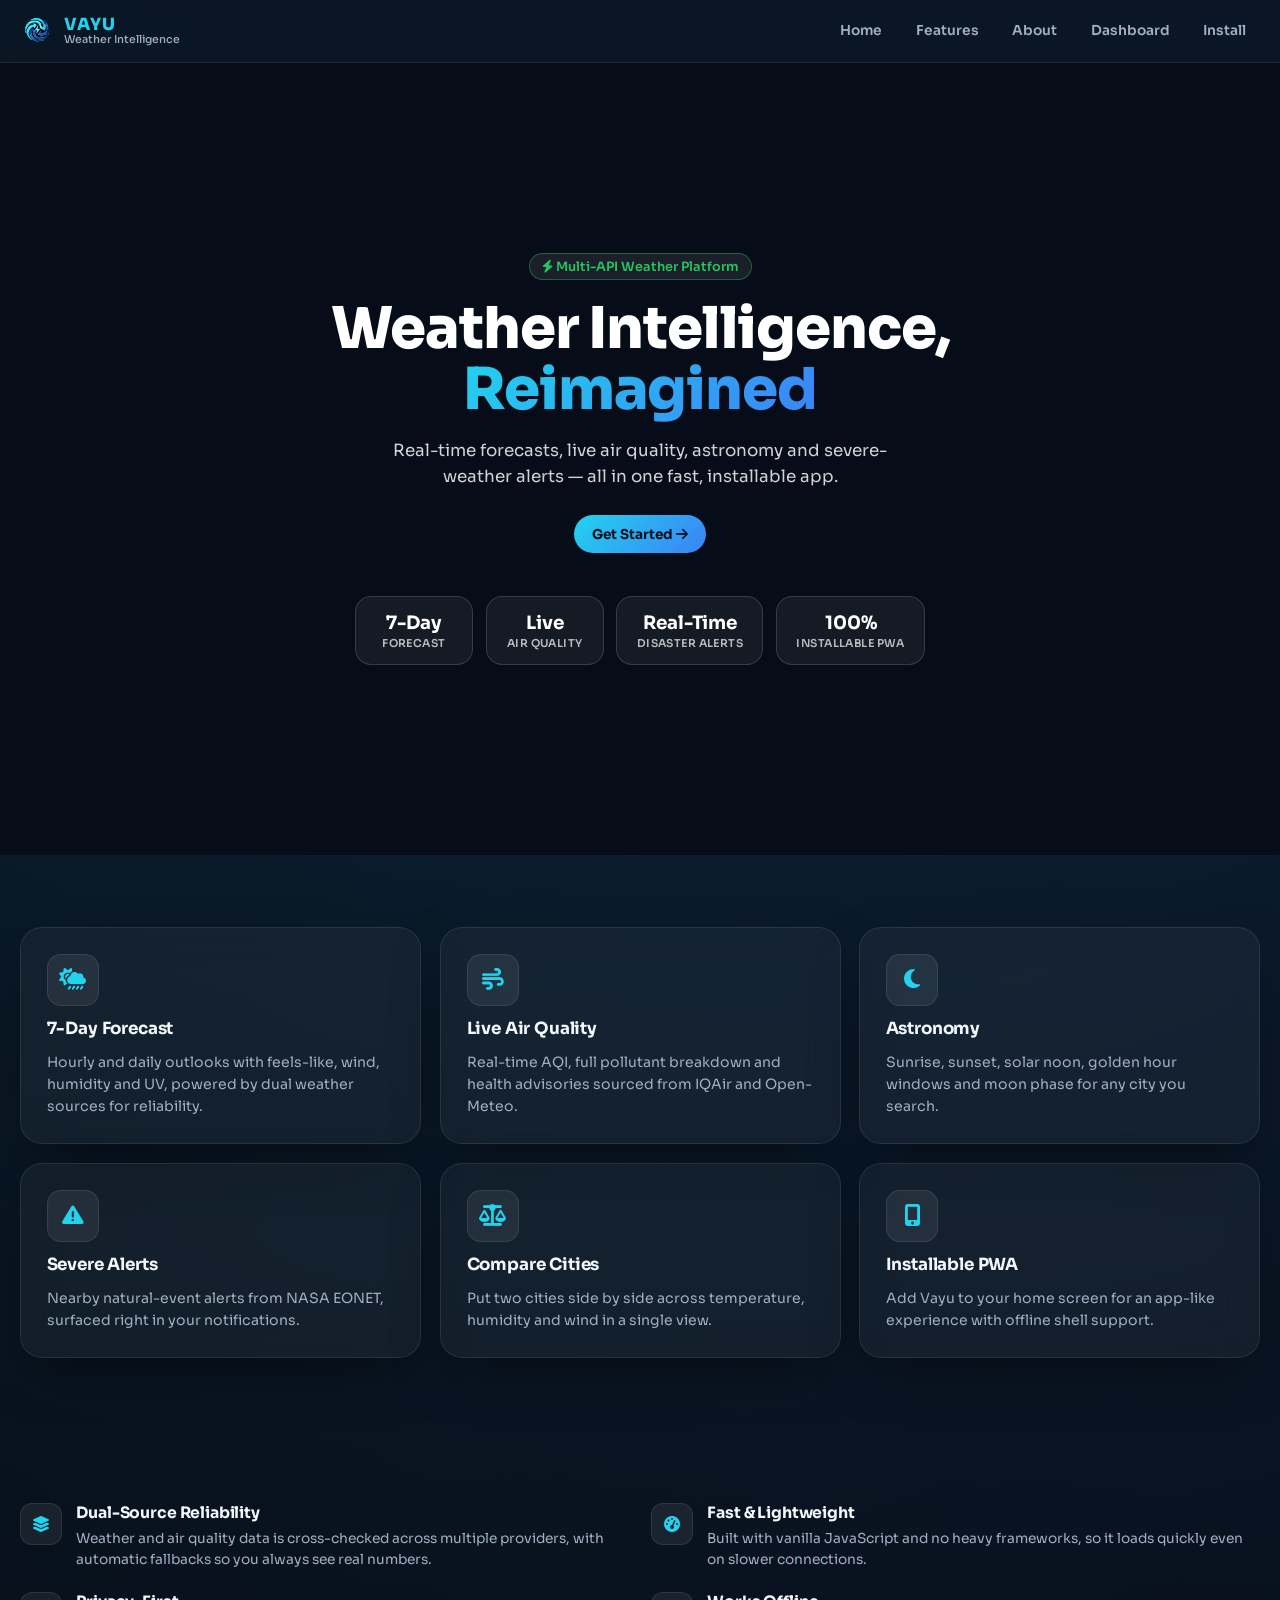
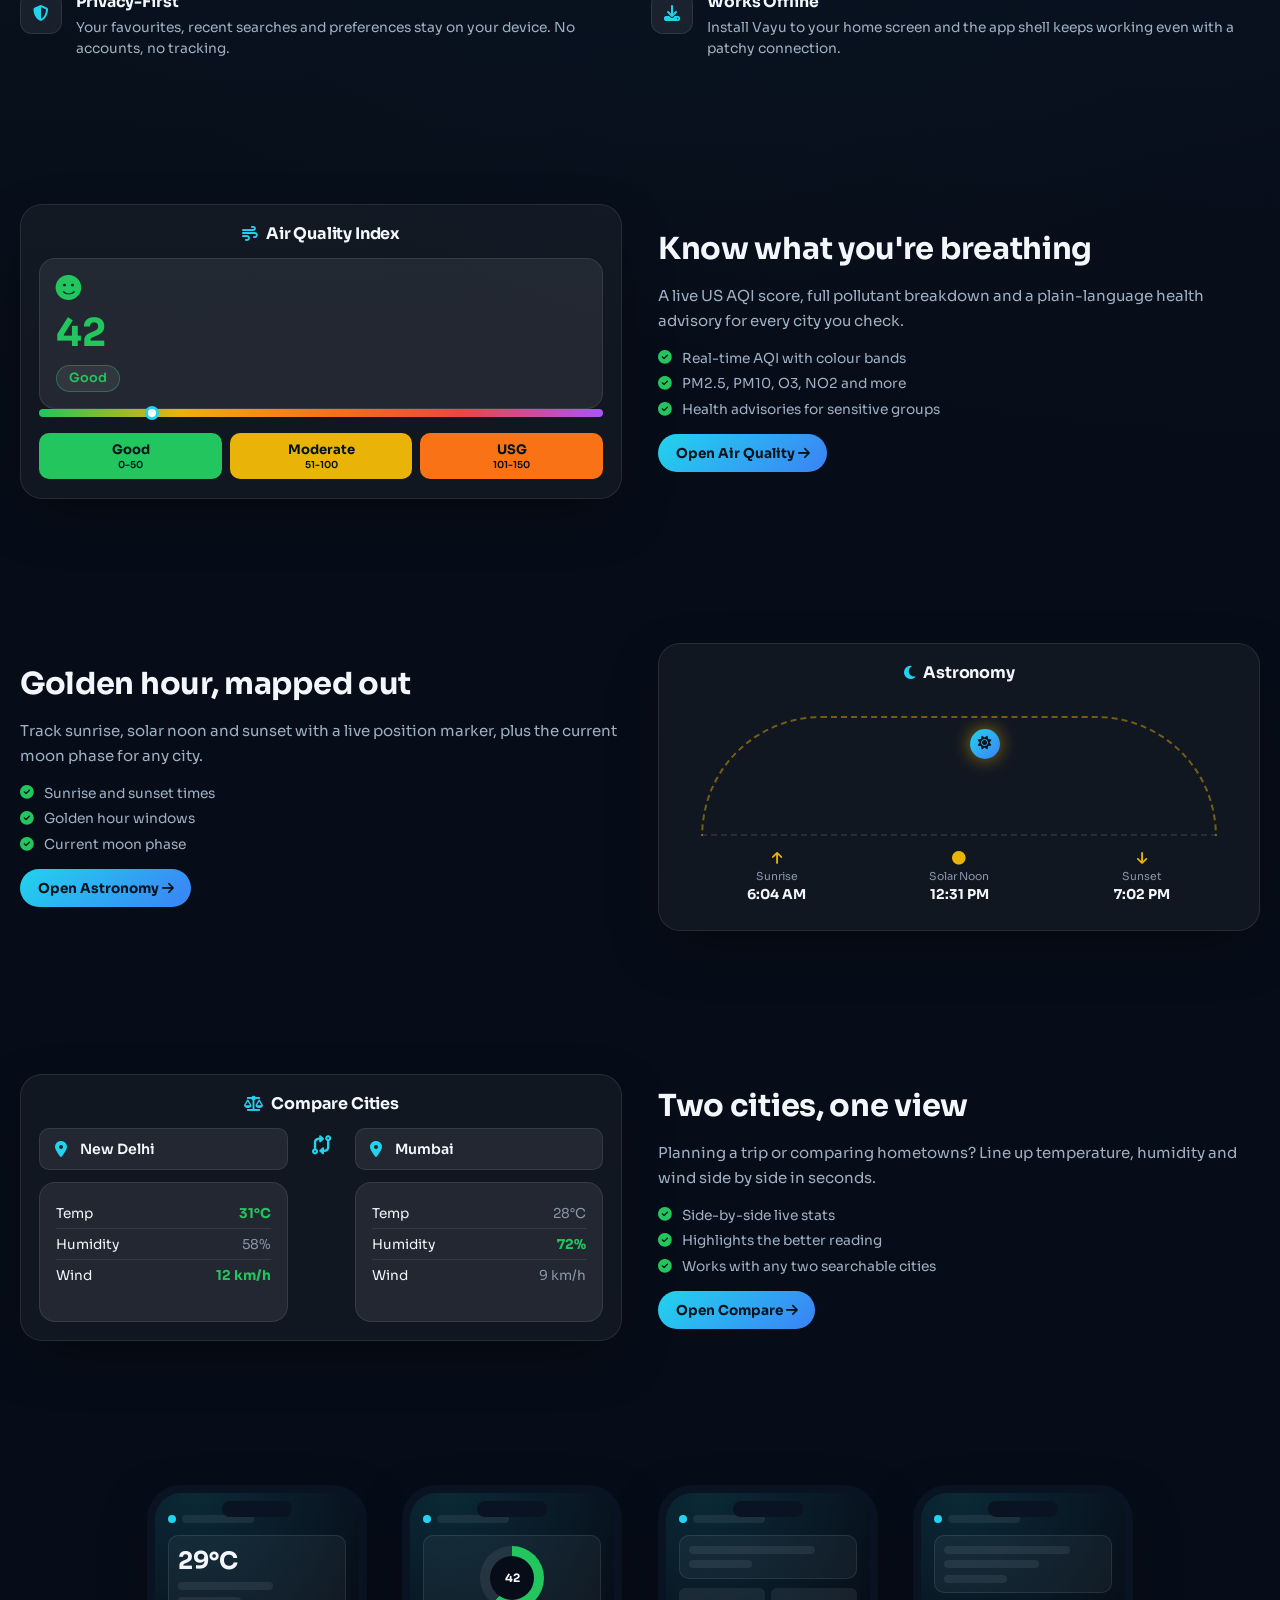
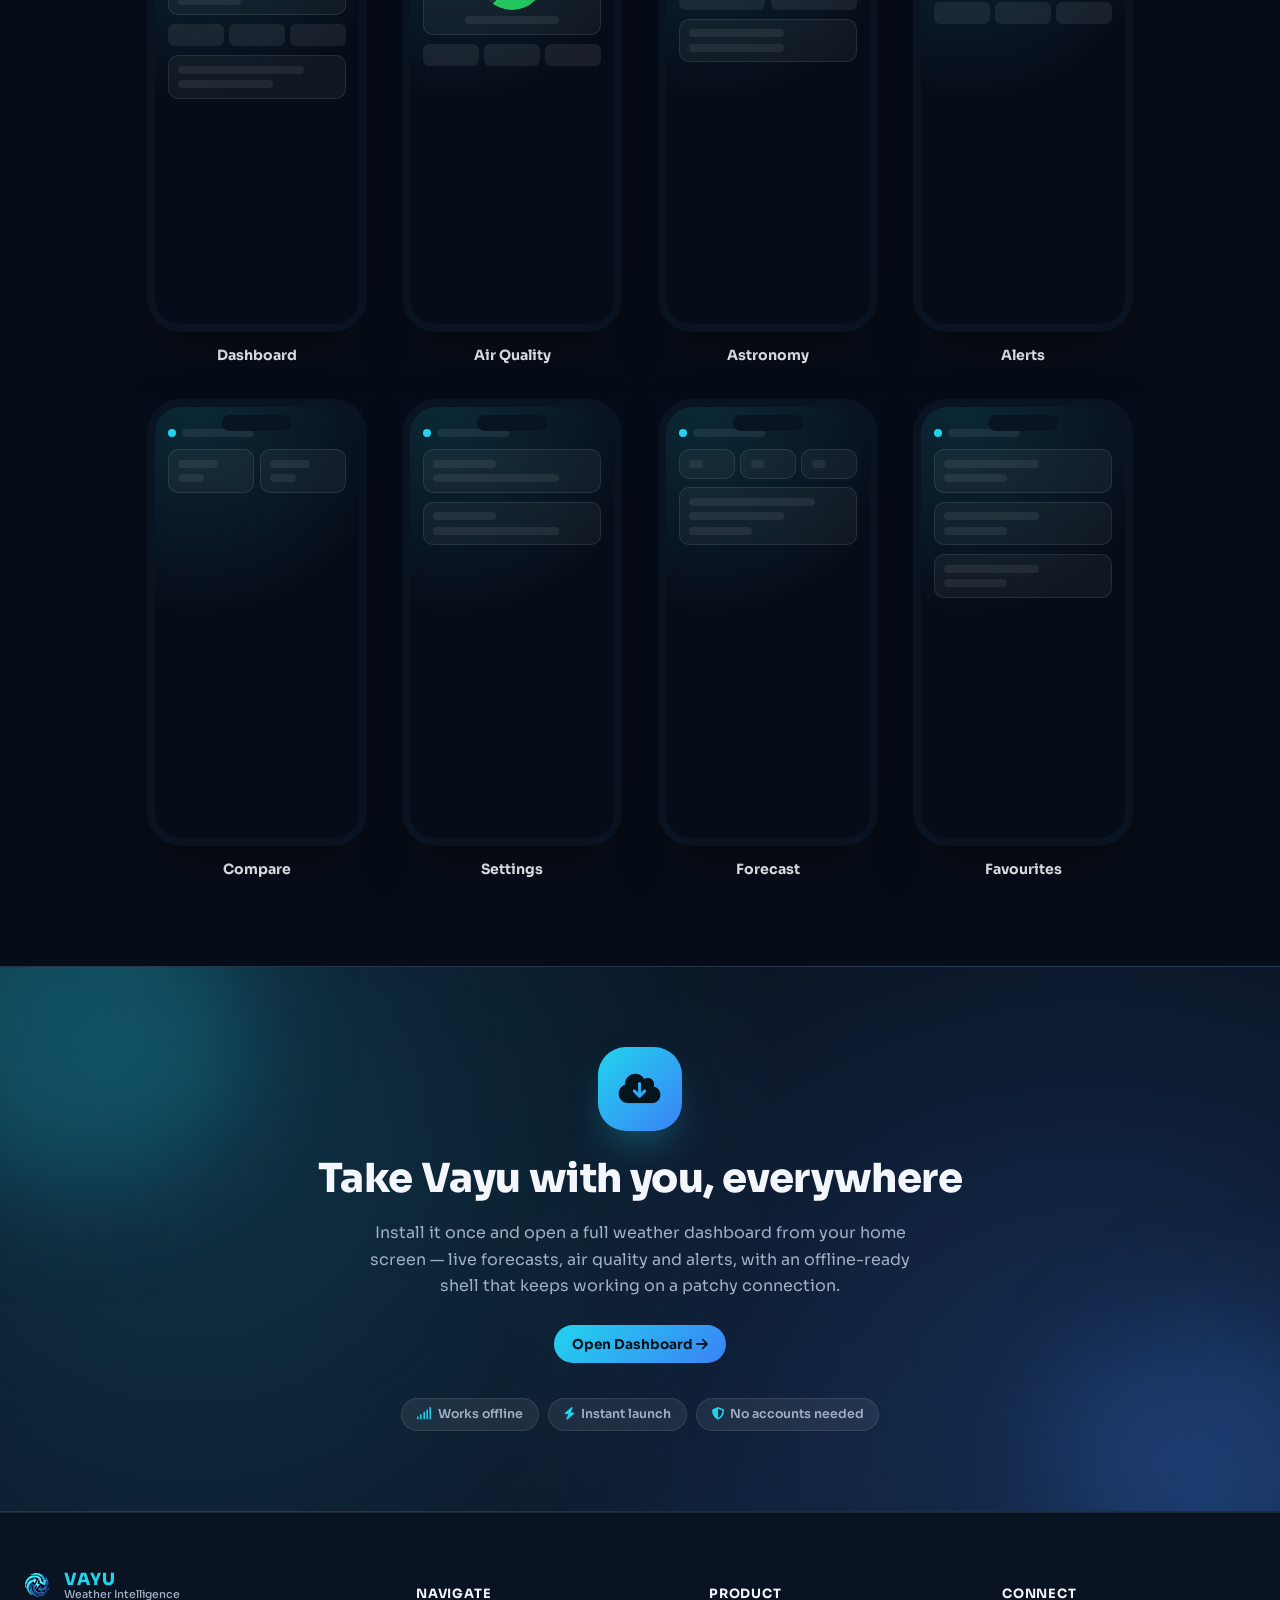
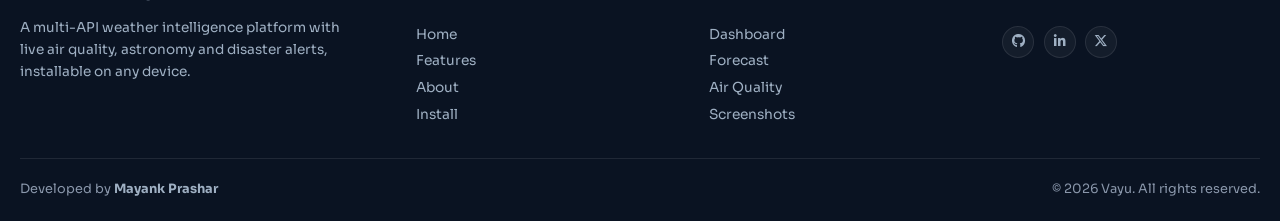
<file: index.html>
<!DOCTYPE html>
<html lang="en">

<head>
    <meta charset="UTF-8">
    <meta name="viewport" content="width=device-width, initial-scale=1.0, viewport-fit=cover">
    <title>Vayu : Weather Intelligence</title>
    <meta name="description"
        content="Vayu is a multi-API weather intelligence platform with real-time air quality, astronomy and disaster alerts.">
    <meta name="theme-color" content="#0a1220">
    <link rel="manifest" href="manifest.json">
    <link rel="icon" href="assets/icon-32.png">
    <link rel="apple-touch-icon" href="assets/icon-192.png">
    <link rel="preconnect" href="https://fonts.googleapis.com">
    <link
        href="https://fonts.googleapis.com/css2?family=Sora:wght@400;500;600;700;800&family=Space+Mono:wght@400;700&display=swap"
        rel="stylesheet">
    <link rel="stylesheet" href="https://cdnjs.cloudflare.com/ajax/libs/font-awesome/6.5.2/css/all.min.css">
    <link rel="stylesheet" href="style.css">
</head>

<body data-theme="dark">
    <header class="lp-nav">
        <div class="lp-nav-inner">
            <a class="brand" href="index.html">
                <img src="assets/vayu_logo.png" alt="" class="brand-logo">
                <div class="brand-text">
                    <span class="brand-name">VAYU</span>
                    <span class="brand-tag">Weather Intelligence</span>
                </div>
            </a>
            <button class="icon-btn lp-nav-toggle" id="lpNavToggle" aria-label="Open menu" aria-expanded="false">
                <i class="fa-solid fa-bars"></i>
            </button>
            <nav class="lp-nav-links" id="lpNavLinks" aria-label="Primary">
                <a href="#home" class="lp-nav-link">Home</a>
                <a href="#features" class="lp-nav-link">Features</a>
                <a href="#about" class="lp-nav-link">About</a>
                <a href="home.html" class="lp-nav-link">Dashboard</a>
                <a href="#download" class="lp-nav-link">Install</a>
                <button class="btn-solid lp-nav-install" id="installBtnNav" hidden><i class="fa-solid fa-download"></i>
                    Install</button>
            </nav>
        </div>
    </header>

    <main>
        <section class="lp-hero" id="home">
            <div class="lp-hero-slideshow" id="heroSlideshow">
                <div class="lp-hero-slide active"
                    data-bg="https://images.unsplash.com/photo-1601134467661-3d775b999c8b?auto=format&fit=crop&w=1600&q=60">
                </div>
                <div class="lp-hero-slide"
                    data-bg="https://images.unsplash.com/photo-1500674425229-f692875b0ab7?auto=format&fit=crop&w=1600&q=60">
                </div>
                <div class="lp-hero-slide"
                    data-bg="https://images.unsplash.com/photo-1592210454359-9043f067919b?auto=format&fit=crop&w=1600&q=60">
                </div>
                <div class="lp-hero-slide"
                    data-bg="https://images.unsplash.com/photo-1419833479618-c595710705f2?auto=format&fit=crop&w=1600&q=60">
                </div>
                <div class="lp-hero-slide"
                    data-bg="https://images.unsplash.com/photo-1504608524841-42fe6f032b4b?auto=format&fit=crop&w=1600&q=60">
                </div>
            </div>
            <div class="lp-hero-overlay"></div>
            <div class="lp-hero-content">
                <span class="pill good lp-badge hero-in hero-in-1"><i class="fa-solid fa-bolt"></i> Multi-API Weather
                    Platform</span>
                <h1 class="lp-hero-title hero-in hero-in-2">Weather Intelligence, <span>Reimagined</span></h1>
                <p class="lp-hero-desc hero-in hero-in-3">Real-time forecasts, live air quality, astronomy and
                    severe-weather alerts — all in one fast, installable app.</p>
                <div class="lp-hero-actions hero-in hero-in-4">
                    <a class="btn-solid ripple-btn" href="home.html">Get Started <i
                            class="fa-solid fa-arrow-right"></i></a>
                    <button class="btn-outline ripple-btn" id="installBtnHero" hidden><i
                            class="fa-solid fa-download"></i> Install App</button>
                </div>
                <p class="lp-installed-note" id="installedNote" hidden><i class="fa-solid fa-circle-check"></i> Vayu is
                    already installed on this device.</p>
                <div class="lp-hero-stats hero-in hero-in-5">
                    <div class="lp-stat"><strong>7-Day</strong><small>Forecast</small></div>
                    <div class="lp-stat"><strong>Live</strong><small>Air Quality</small></div>
                    <div class="lp-stat"><strong>Real-Time</strong><small>Disaster Alerts</small></div>
                    <div class="lp-stat"><strong>100%</strong><small>Installable PWA</small></div>
                </div>
            </div>
        </section>

        <section class="lp-section" id="features">
            <div class="lp-feature-grid">
                <article class="card lp-feature-card reveal-up">
                    <div class="lp-feature-icon"><i class="fa-solid fa-cloud-sun-rain"></i></div>
                    <h3>7-Day Forecast</h3>
                    <p>Hourly and daily outlooks with feels-like, wind, humidity and UV, powered by dual weather sources
                        for reliability.</p>
                </article>
                <article class="card lp-feature-card reveal-up">
                    <div class="lp-feature-icon"><i class="fa-solid fa-wind"></i></div>
                    <h3>Live Air Quality</h3>
                    <p>Real-time AQI, full pollutant breakdown and health advisories sourced from IQAir and Open-Meteo.
                    </p>
                </article>
                <article class="card lp-feature-card reveal-up">
                    <div class="lp-feature-icon"><i class="fa-solid fa-moon"></i></div>
                    <h3>Astronomy</h3>
                    <p>Sunrise, sunset, solar noon, golden hour windows and moon phase for any city you search.</p>
                </article>
                <article class="card lp-feature-card reveal-up">
                    <div class="lp-feature-icon"><i class="fa-solid fa-triangle-exclamation"></i></div>
                    <h3>Severe Alerts</h3>
                    <p>Nearby natural-event alerts from NASA EONET, surfaced right in your notifications.</p>
                </article>
                <article class="card lp-feature-card reveal-up">
                    <div class="lp-feature-icon"><i class="fa-solid fa-scale-balanced"></i></div>
                    <h3>Compare Cities</h3>
                    <p>Put two cities side by side across temperature, humidity and wind in a single view.</p>
                </article>
                <article class="card lp-feature-card reveal-up">
                    <div class="lp-feature-icon"><i class="fa-solid fa-mobile-screen-button"></i></div>
                    <h3>Installable PWA</h3>
                    <p>Add Vayu to your home screen for an app-like experience with offline shell support.</p>
                </article>
            </div>
        </section>

        <section class="lp-section" id="about">
            <div class="lp-why-grid">
                <div class="lp-why-item reveal-up">
                    <i class="fa-solid fa-layer-group"></i>
                    <div>
                        <h3>Dual-Source Reliability</h3>
                        <p>Weather and air quality data is cross-checked across multiple providers, with automatic
                            fallbacks so you always see real numbers.</p>
                    </div>
                </div>
                <div class="lp-why-item reveal-up">
                    <i class="fa-solid fa-gauge-high"></i>
                    <div>
                        <h3>Fast & Lightweight</h3>
                        <p>Built with vanilla JavaScript and no heavy frameworks, so it loads quickly even on slower
                            connections.</p>
                    </div>
                </div>
                <div class="lp-why-item reveal-up">
                    <i class="fa-solid fa-shield-halved"></i>
                    <div>
                        <h3>Privacy-First</h3>
                        <p>Your favourites, recent searches and preferences stay on your device. No accounts, no
                            tracking.</p>
                    </div>
                </div>
                <div class="lp-why-item reveal-up">
                    <i class="fa-solid fa-download"></i>
                    <div>
                        <h3>Works Offline</h3>
                        <p>Install Vayu to your home screen and the app shell keeps working even with a patchy
                            connection.</p>
                    </div>
                </div>
            </div>
        </section>

        <section class="lp-section" id="aqi-preview">
            <div class="lp-preview reverse">
                <div class="lp-preview-copy reveal-left">
                    <h2>Know what you're breathing</h2>
                    <p>A live US AQI score, full pollutant breakdown and a plain-language health advisory for every city
                        you check.</p>
                    <ul class="lp-preview-list">
                        <li><i class="fa-solid fa-circle-check"></i> Real-time AQI with colour bands</li>
                        <li><i class="fa-solid fa-circle-check"></i> PM2.5, PM10, O3, NO2 and more</li>
                        <li><i class="fa-solid fa-circle-check"></i> Health advisories for sensitive groups</li>
                    </ul>
                    <a class="btn-solid ripple-btn lp-preview-cta" href="home.html">Open Air Quality <i
                            class="fa-solid fa-arrow-right"></i></a>
                </div>
                <div class="lp-preview-visual reveal-right">
                    <div class="card">
                        <div class="card-head">
                            <h2><i class="fa-solid fa-wind"></i> Air Quality Index</h2>
                        </div>
                        <div class="aqi-detail-side">
                            <i class="fa-solid fa-face-smile"></i>
                            <span class="aqi-number">42</span>
                            <span class="pill good">Good</span>
                        </div>
                        <div class="aqi-scale">
                            <div class="aqi-scale-track">
                                <div class="aqi-scale-dot demo-dot-20"></div>
                            </div>
                        </div>
                        <div class="scale-guide">
                            <div class="scale-swatch band-good"><strong>Good</strong><span>0-50</span></div>
                            <div class="scale-swatch band-moderate"><strong>Moderate</strong><span>51-100</span></div>
                            <div class="scale-swatch band-usg"><strong>USG</strong><span>101-150</span></div>
                        </div>
                    </div>
                </div>
            </div>
        </section>

        <section class="lp-section" id="astro-preview">
            <div class="lp-preview">
                <div class="lp-preview-copy reveal-left">
                    <h2>Golden hour, mapped out</h2>
                    <p>Track sunrise, solar noon and sunset with a live position marker, plus the current moon phase for
                        any city.</p>
                    <ul class="lp-preview-list">
                        <li><i class="fa-solid fa-circle-check"></i> Sunrise and sunset times</li>
                        <li><i class="fa-solid fa-circle-check"></i> Golden hour windows</li>
                        <li><i class="fa-solid fa-circle-check"></i> Current moon phase</li>
                    </ul>
                    <a class="btn-solid ripple-btn lp-preview-cta" href="home.html">Open Astronomy <i
                            class="fa-solid fa-arrow-right"></i></a>
                </div>
                <div class="lp-preview-visual reveal-right">
                    <div class="card">
                        <div class="card-head">
                            <h2><i class="fa-solid fa-moon"></i> Astronomy</h2>
                        </div>
                        <div class="sun-arc-wrap">
                            <div class="sun-arc">
                                <div class="sun-marker demo-sun-pos"><i class="fa-solid fa-sun"></i>
                                </div>
                            </div>
                            <div class="arc-points">
                                <div class="arc-point"><i
                                        class="fa-solid fa-arrow-up"></i><small>Sunrise</small><strong>6:04 AM</strong>
                                </div>
                                <div class="arc-point"><i class="fa-solid fa-circle"></i><small>Solar
                                        Noon</small><strong>12:31 PM</strong></div>
                                <div class="arc-point"><i
                                        class="fa-solid fa-arrow-down"></i><small>Sunset</small><strong>7:02 PM</strong>
                                </div>
                            </div>
                        </div>
                    </div>
                </div>
            </div>
        </section>

        <section class="lp-section" id="compare-preview">
            <div class="lp-preview reverse">
                <div class="lp-preview-copy reveal-left">
                    <h2>Two cities, one view</h2>
                    <p>Planning a trip or comparing hometowns? Line up temperature, humidity and wind side by side in
                        seconds.</p>
                    <ul class="lp-preview-list">
                        <li><i class="fa-solid fa-circle-check"></i> Side-by-side live stats</li>
                        <li><i class="fa-solid fa-circle-check"></i> Highlights the better reading</li>
                        <li><i class="fa-solid fa-circle-check"></i> Works with any two searchable cities</li>
                    </ul>
                    <a class="btn-solid ripple-btn lp-preview-cta" href="home.html">Open Compare <i
                            class="fa-solid fa-arrow-right"></i></a>
                </div>
                <div class="lp-preview-visual reveal-right">
                    <div class="card">
                        <div class="card-head">
                            <h2><i class="fa-solid fa-scale-balanced"></i> Compare Cities</h2>
                        </div>
                        <div class="compare-grid">
                            <div>
                                <div class="city-row"><i class="fa-solid fa-location-dot"></i><span
                                        class="city-row-name">New Delhi</span></div>
                                <div class="compare-card">
                                    <div class="compare-stat"><span>Temp</span><span class="better">31°C</span></div>
                                    <div class="compare-stat"><span>Humidity</span><span class="worse">58%</span></div>
                                    <div class="compare-stat"><span>Wind</span><span class="better">12 km/h</span></div>
                                </div>
                            </div>
                            <div class="compare-vs"><i class="fa-solid fa-code-compare"></i></div>
                            <div>
                                <div class="city-row"><i class="fa-solid fa-location-dot"></i><span
                                        class="city-row-name">Mumbai</span></div>
                                <div class="compare-card">
                                    <div class="compare-stat"><span>Temp</span><span class="worse">28°C</span></div>
                                    <div class="compare-stat"><span>Humidity</span><span class="better">72%</span></div>
                                    <div class="compare-stat"><span>Wind</span><span class="worse">9 km/h</span></div>
                                </div>
                            </div>
                        </div>
                    </div>
                </div>
            </div>
        </section>

        <section class="lp-section" id="screenshots">
            <div class="lp-gallery-wrap">
                <div class="lp-phone-row">
                    <div class="lp-phone-item reveal-up">
                        <div class="lp-phone">
                            <div class="lp-phone-notch"></div>
                            <div class="lp-phone-screen">
                                <div class="lp-mini-topbar"><span class="lp-mini-dot"></span>
                                    <div class="lp-mini-line w40"></div>
                                </div>
                                <div class="lp-mini-card">
                                    <div class="lp-mini-big">29°C</div>
                                    <div class="lp-mini-line w60"></div>
                                    <div class="lp-mini-line w40"></div>
                                </div>
                                <div class="lp-mini-row">
                                    <div class="lp-mini-chip"></div>
                                    <div class="lp-mini-chip"></div>
                                    <div class="lp-mini-chip"></div>
                                </div>
                                <div class="lp-mini-card">
                                    <div class="lp-mini-line w80"></div>
                                    <div class="lp-mini-line w60"></div>
                                </div>
                            </div>
                        </div>
                        <strong>Dashboard</strong>
                    </div>
                    <div class="lp-phone-item reveal-up">
                        <div class="lp-phone">
                            <div class="lp-phone-notch"></div>
                            <div class="lp-phone-screen">
                                <div class="lp-mini-topbar"><span class="lp-mini-dot"></span>
                                    <div class="lp-mini-line w40"></div>
                                </div>
                                <div class="lp-mini-card">
                                    <div class="lp-mini-ring"><span>42</span></div>
                                    <div class="lp-mini-line w60 center-self"></div>
                                </div>
                                <div class="lp-mini-row">
                                    <div class="lp-mini-chip"></div>
                                    <div class="lp-mini-chip"></div>
                                    <div class="lp-mini-chip"></div>
                                </div>
                            </div>
                        </div>
                        <strong>Air Quality</strong>
                    </div>
                    <div class="lp-phone-item reveal-up">
                        <div class="lp-phone">
                            <div class="lp-phone-notch"></div>
                            <div class="lp-phone-screen">
                                <div class="lp-mini-topbar"><span class="lp-mini-dot"></span>
                                    <div class="lp-mini-line w40"></div>
                                </div>
                                <div class="lp-mini-card">
                                    <div class="lp-mini-line w80"></div>
                                    <div class="lp-mini-line w40"></div>
                                </div>
                                <div class="lp-mini-row">
                                    <div class="lp-mini-chip"></div>
                                    <div class="lp-mini-chip"></div>
                                </div>
                                <div class="lp-mini-card">
                                    <div class="lp-mini-line w60"></div>
                                    <div class="lp-mini-line w60"></div>
                                </div>
                            </div>
                        </div>
                        <strong>Astronomy</strong>
                    </div>
                    <div class="lp-phone-item reveal-up">
                        <div class="lp-phone">
                            <div class="lp-phone-notch"></div>
                            <div class="lp-phone-screen">
                                <div class="lp-mini-topbar"><span class="lp-mini-dot"></span>
                                    <div class="lp-mini-line w40"></div>
                                </div>
                                <div class="lp-mini-card">
                                    <div class="lp-mini-line w80"></div>
                                    <div class="lp-mini-line w60"></div>
                                    <div class="lp-mini-line w40"></div>
                                </div>
                                <div class="lp-mini-row">
                                    <div class="lp-mini-chip"></div>
                                    <div class="lp-mini-chip"></div>
                                    <div class="lp-mini-chip"></div>
                                </div>
                            </div>
                        </div>
                        <strong>Alerts</strong>
                    </div>
                    <div class="lp-phone-item reveal-up">
                        <div class="lp-phone">
                            <div class="lp-phone-notch"></div>
                            <div class="lp-phone-screen">
                                <div class="lp-mini-topbar"><span class="lp-mini-dot"></span>
                                    <div class="lp-mini-line w40"></div>
                                </div>
                                <div class="lp-mini-row">
                                    <div class="lp-mini-card lp-mini-card-flex">
                                        <div class="lp-mini-line w60"></div>
                                        <div class="lp-mini-line w40"></div>
                                    </div>
                                    <div class="lp-mini-card lp-mini-card-flex">
                                        <div class="lp-mini-line w60"></div>
                                        <div class="lp-mini-line w40"></div>
                                    </div>
                                </div>
                            </div>
                        </div>
                        <strong>Compare</strong>
                    </div>
                    <div class="lp-phone-item reveal-up">
                        <div class="lp-phone">
                            <div class="lp-phone-notch"></div>
                            <div class="lp-phone-screen">
                                <div class="lp-mini-topbar"><span class="lp-mini-dot"></span>
                                    <div class="lp-mini-line w40"></div>
                                </div>
                                <div class="lp-mini-card">
                                    <div class="lp-mini-line w40"></div>
                                    <div class="lp-mini-line w80"></div>
                                </div>
                                <div class="lp-mini-card">
                                    <div class="lp-mini-line w40"></div>
                                    <div class="lp-mini-line w80"></div>
                                </div>
                            </div>
                        </div>
                        <strong>Settings</strong>
                    </div>
                    <div class="lp-phone-item reveal-up">
                        <div class="lp-phone">
                            <div class="lp-phone-notch"></div>
                            <div class="lp-phone-screen">
                                <div class="lp-mini-topbar"><span class="lp-mini-dot"></span>
                                    <div class="lp-mini-line w40"></div>
                                </div>
                                <div class="lp-mini-row">
                                    <div class="lp-mini-card lp-mini-card-flex">
                                        <div class="lp-mini-line w40"></div>
                                    </div>
                                    <div class="lp-mini-card lp-mini-card-flex">
                                        <div class="lp-mini-line w40"></div>
                                    </div>
                                    <div class="lp-mini-card lp-mini-card-flex">
                                        <div class="lp-mini-line w40"></div>
                                    </div>
                                </div>
                                <div class="lp-mini-card">
                                    <div class="lp-mini-line w80"></div>
                                    <div class="lp-mini-line w60"></div>
                                    <div class="lp-mini-line w40"></div>
                                </div>
                            </div>
                        </div>
                        <strong>Forecast</strong>
                    </div>
                    <div class="lp-phone-item reveal-up">
                        <div class="lp-phone">
                            <div class="lp-phone-notch"></div>
                            <div class="lp-phone-screen">
                                <div class="lp-mini-topbar"><span class="lp-mini-dot"></span>
                                    <div class="lp-mini-line w40"></div>
                                </div>
                                <div class="lp-mini-card">
                                    <div class="lp-mini-line w60"></div>
                                    <div class="lp-mini-line w40"></div>
                                </div>
                                <div class="lp-mini-card">
                                    <div class="lp-mini-line w60"></div>
                                    <div class="lp-mini-line w40"></div>
                                </div>
                                <div class="lp-mini-card">
                                    <div class="lp-mini-line w60"></div>
                                    <div class="lp-mini-line w40"></div>
                                </div>
                            </div>
                        </div>
                        <strong>Favourites</strong>
                    </div>
                </div>
            </div>
        </section>

        <section class="lp-install" id="download">
            <div class="lp-install-decor lp-install-decor-1"></div>
            <div class="lp-install-decor lp-install-decor-2"></div>
            <div class="lp-install-inner reveal">
                <div class="lp-install-icon"><i class="fa-solid fa-cloud-arrow-down"></i></div>
                <h2>Take Vayu with you, everywhere</h2>
                <p>Install it once and open a full weather dashboard from your home screen — live forecasts, air quality
                    and alerts, with an offline-ready shell that keeps working on a patchy connection.</p>
                <div class="lp-cta-actions">
                    <a class="btn-solid ripple-btn" href="home.html">Open Dashboard <i
                            class="fa-solid fa-arrow-right"></i></a>
                    <button class="btn-outline ripple-btn" id="installBtnCta" hidden><i
                            class="fa-solid fa-download"></i> Install App</button>
                </div>
                <p class="lp-installed-note lp-installed-note-cta" id="installedNoteCta" hidden><i
                        class="fa-solid fa-circle-check"></i> Vayu is already installed on this device.</p>
                <div class="lp-install-badges">
                    <span><i class="fa-solid fa-signal"></i> Works offline</span>
                    <span><i class="fa-solid fa-bolt"></i> Instant launch</span>
                    <span><i class="fa-solid fa-shield-halved"></i> No accounts needed</span>
                </div>
            </div>
        </section>
    </main>

    <footer class="site-footer">
        <div class="site-footer-inner">
            <div class="site-footer-brand">
                <a class="brand" href="index.html">
                    <img src="assets/vayu_logo.png" alt="" class="brand-logo">
                    <div class="brand-text">
                        <span class="brand-name">VAYU</span>
                        <span class="brand-tag">Weather Intelligence</span>
                    </div>
                </a>
                <p>A multi-API weather intelligence platform with live air quality, astronomy and disaster alerts,
                    installable on any device.</p>
            </div>
            <div class="site-footer-col">
                <h4>Navigate</h4>
                <a class="footer-link" href="#home">Home</a>
                <a class="footer-link" href="#features">Features</a>
                <a class="footer-link" href="#about">About</a>
                <a class="footer-link" href="#download">Install</a>
            </div>
            <div class="site-footer-col">
                <h4>Product</h4>
                <a class="footer-link" href="home.html">Dashboard</a>
                <a class="footer-link" href="home.html">Forecast</a>
                <a class="footer-link" href="#aqi-preview">Air Quality</a>
                <a class="footer-link" href="#screenshots">Screenshots</a>
            </div>
            <div class="site-footer-col">
                <h4>Connect</h4>
                <div class="site-footer-social">
                    <a class="icon-btn small footer-link" href="#" aria-label="GitHub"><i
                            class="fa-brands fa-github"></i></a>
                    <a class="icon-btn small footer-link" href="#" aria-label="LinkedIn"><i
                            class="fa-brands fa-linkedin-in"></i></a>
                    <a class="icon-btn small footer-link" href="#" aria-label="Twitter"><i
                            class="fa-brands fa-x-twitter"></i></a>
                </div>
            </div>
        </div>
        <div class="site-footer-bottom">
            <span>Developed by <strong>Mayank Prashar</strong></span>
            <span>&copy; <span id="footerYear"></span> Vayu. All rights reserved.</span>
        </div>
    </footer>
    <script src="landing.js"></script>
</body>

</html>
</file>
<file: style.css>
:root{
  --bg-0:#070d18;
  --bg-1:#0a1322;
  --bg-2:#0d1b2e;
  --card-bg:rgba(255,255,255,0.045);
  --card-bg-strong:rgba(255,255,255,0.07);
  --card-border:rgba(255,255,255,0.09);
  --text-1:#f3f6fb;
  --text-2:#9fb0c3;
  --text-3:#8a97ab;
  --accent:#22d3ee;
  --accent-2:#3b82f6;
  --accent-grad:linear-gradient(135deg,#22d3ee,#3b82f6);
  --good:#22c55e;
  --moderate:#eab308;
  --usg:#f97316;
  --unhealthy:#ef4444;
  --veryunhealthy:#a855f7;
  --hazardous:#7f1d3b;
  --danger:#ef4444;
  --danger-bg:rgba(239,68,68,0.12);
  --danger-border:rgba(239,68,68,0.35);
  --shadow:0 20px 60px -20px rgba(0,0,0,0.6);
  --radius-lg:22px;
  --radius-md:16px;
  --radius-sm:10px;
  --blur:18px;
  --sidebar-w:264px;
}

[data-theme="light"]{
  --bg-0:#eef2f8;
  --bg-1:#e7edf5;
  --bg-2:#dde6f0;
  --card-bg:rgba(255,255,255,0.65);
  --card-bg-strong:rgba(255,255,255,0.85);
  --card-border:rgba(15,23,42,0.08);
  --text-1:#0f172a;
  --text-2:#4b5b71;
  --text-3:#566578;
  --shadow:0 20px 50px -25px rgba(30,41,59,0.25);
}

*,*::before,*::after{ box-sizing:border-box; }
html{ -webkit-text-size-adjust:100%; -moz-text-size-adjust:100%; -ms-text-size-adjust:100%; overflow-x:hidden; }
body{
  margin:0;
  overflow-x:hidden;
  font-family:'Sora',system-ui,sans-serif;
  background:
    radial-gradient(circle at 15% -10%, rgba(34,211,238,0.10), transparent 45%),
    radial-gradient(circle at 100% 0%, rgba(59,130,246,0.10), transparent 40%),
    var(--bg-0);
  color:var(--text-1);
  min-height:100vh;
  transition:background .25s ease,color .25s ease;
}
.mono{ font-family:'Space Mono',monospace; }
h1,h2,h3{ margin:0; font-weight:700; letter-spacing:-0.01em; }
p{ margin:0; }
ul{ list-style:none; margin:0; padding:0; }
button{ font-family:inherit; cursor:pointer; }
a{ color:var(--accent); }
.muted{ color:var(--text-2); }
.small{ font-size:.78rem; font-weight:500; }
:focus-visible{ outline:2px solid var(--accent); outline-offset:2px; border-radius:6px; }
@media (prefers-reduced-motion: reduce){
  *{ animation-duration:0.001ms !important; transition-duration:0.001ms !important; }
}

.only-mobile{ display:inline-flex !important; }
.only-desktop{ display:none !important; }
[hidden]{ display:none !important; }
.icon-btn{
  width:40px; height:40px; border-radius:50%; flex:0 0 auto;
  border:1px solid var(--card-border); background:var(--card-bg);
  color:var(--text-1); display:inline-flex; align-items:center; justify-content:center;
  font-size:1rem; position:relative; transition:background .15s, transform .15s;
}
.icon-btn:hover{ background:var(--card-bg-strong); transform:translateY(-1px); }
.icon-btn:active{ transform:translateY(0) scale(.94); }
.icon-btn.small{ width:32px; height:32px; font-size:.85rem; }
.icon-btn.tiny{ width:26px; height:26px; font-size:.75rem; }
.icon-btn.tiny::before{ content:''; position:absolute; top:50%; left:50%; width:44px; height:44px; transform:translate(-50%,-50%); }
.bell-dot{ position:absolute; top:8px; right:9px; width:7px; height:7px; border-radius:50%; background:var(--accent); box-shadow:0 0 0 2px var(--bg-1); }

.btn-outline{
  display:inline-flex; align-items:center; gap:.4rem; padding:.5rem .85rem;
  border-radius:999px; border:1px solid var(--card-border); background:var(--card-bg);
  color:var(--text-1); font-weight:600; font-size:.8rem; white-space:nowrap;
}
.btn-outline:hover{ background:var(--card-bg-strong); }
.btn-outline:disabled{ opacity:.5; cursor:not-allowed; }
.btn-solid{
  border:none; border-radius:999px; padding:.65rem 1.1rem; font-weight:700; font-size:.85rem;
  background:var(--accent-grad); color:#04141d;
}
.btn-link{
  background:none; border:none; color:var(--accent); font-weight:600; font-size:.8rem;
  display:inline-flex; align-items:center; gap:.35rem;
}
.topbar{
  position:sticky; top:0; z-index:40;
  display:flex; align-items:center; justify-content:space-between; gap:.75rem;
  padding:.85rem 1rem;
  background:rgba(10,18,32,0.7); backdrop-filter:blur(var(--blur)); -webkit-backdrop-filter:blur(var(--blur));
  border-bottom:1px solid var(--card-border);
}
[data-theme="light"] .topbar{ background:rgba(255,255,255,0.65); }
.brand{ display:flex; align-items:center; gap:.6rem; }
.brand-logo{ width:34px; height:34px; object-fit:contain; }
.brand-logo.lg{ width:42px; height:42px; }
.brand-text{ display:flex; flex-direction:column; line-height:1.1; }
.brand-name{ font-weight:800; letter-spacing:.06em; font-size:1.05rem; }
.brand-tag{ font-size:.68rem; color:var(--text-2); font-weight:500; }
.topbar-actions{ display:flex; align-items:center; gap:.5rem; }
.app-shell{ display:flex; min-height:calc(100vh - 64px); position:relative; }
.sidebar{
  width:var(--sidebar-w); flex:0 0 auto; padding:1.5rem 1.1rem;
  border-right:1px solid var(--card-border);
  display:flex; flex-direction:column; gap:1.5rem;
  position:sticky; top:0; height:100vh; overflow-y:auto;
}
.sidebar-brand{ display:flex; align-items:center; gap:.7rem; padding:0 .25rem; }
.nav-list{ display:flex; flex-direction:column; gap:.25rem; flex:1; }
.nav-link{
  width:100%; display:flex; align-items:center; gap:.8rem; padding:.7rem .8rem;
  border-radius:var(--radius-sm); border:none; background:transparent; color:var(--text-2);
  font-weight:600; font-size:.88rem; text-align:left; transition:background .15s,color .15s;
}
.nav-link i{ width:18px; text-align:center; color:inherit; font-size:.95rem; }
.nav-link:hover{ background:var(--card-bg); color:var(--text-1); }
.nav-link.active{ background:var(--card-bg-strong); color:var(--accent); box-shadow:inset 0 0 0 1px var(--card-border); }

.sidebar-footer{ display:flex; flex-direction:column; gap:.9rem; }
.seg-toggle{ display:flex; background:var(--card-bg); border:1px solid var(--card-border); border-radius:999px; padding:3px; }
.seg-btn{ flex:1; border:none; background:transparent; color:var(--text-2); font-weight:700; padding:.4rem .9rem; border-radius:999px; font-size:.8rem; }
.seg-btn.active{ background:var(--accent-grad); color:#04141d; }

.row-toggle{ display:flex; align-items:center; justify-content:space-between; gap:.5rem; font-size:.78rem; color:var(--text-2); font-weight:600; }
.switch{ width:46px; height:26px; border-radius:999px; border:1px solid var(--card-border); background:var(--card-bg); position:relative; flex:0 0 auto; }
.switch-thumb{ position:absolute; top:2px; left:2px; width:20px; height:20px; border-radius:50%; background:var(--accent-grad); transition:left .2s; }
.switch[aria-checked="true"] .switch-thumb{ left:22px; }

.loc-pill{
  display:flex; align-items:center; gap:.6rem; text-align:left; width:100%;
  background:var(--card-bg); border:1px solid var(--card-border); border-radius:var(--radius-md);
  padding:.6rem .7rem; color:var(--text-1);
}
.loc-pill-text{ display:flex; flex-direction:column; flex:1; line-height:1.25; }
.loc-pill-text small{ color:var(--text-3); font-size:.68rem; }
#locRefreshIcon{ font-size:.75rem; color:var(--text-3); }
.drawer-overlay,.sheet-overlay,.notif-overlay{
  position:fixed; inset:0; background:rgba(0,0,0,0.5); z-index:60; opacity:0; pointer-events:none; transition:opacity .2s;
}
.drawer-overlay.open,.sheet-overlay.open,.notif-overlay.open{ opacity:1; pointer-events:auto; }
.drawer{
  position:fixed; top:0; left:0; height:100%; width:78%; max-width:300px; z-index:70;
  background:var(--bg-1); border-right:1px solid var(--card-border);
  padding:1.5rem 1.1rem; display:flex; flex-direction:column; gap:1.5rem;
  transform:translateX(-100%); transition:transform .25s ease;
}
.drawer.open{ transform:translateX(0); }

.notif-panel{
  position:fixed; top:64px; right:1rem; width:min(360px, calc(100vw - 2rem)); max-height:70vh;
  background:var(--bg-1); border:1px solid var(--card-border); border-radius:var(--radius-lg);
  box-shadow:var(--shadow); z-index:75; display:flex; flex-direction:column;
  transform:translateY(-12px); opacity:0; pointer-events:none; transition:transform .2s, opacity .2s;
}
.notif-panel.open{ transform:translateY(0); opacity:1; pointer-events:auto; }
.notif-panel-head{ display:flex; align-items:center; justify-content:space-between; padding:1rem 1.1rem; border-bottom:1px solid var(--card-border); }
.notif-panel-head h3{ font-size:.95rem; display:flex; align-items:center; gap:.5rem; }
.notif-panel-head h3 i{ color:var(--accent); }
.notif-panel-body{ padding:.8rem 1rem 1rem; overflow-y:auto; display:flex; flex-direction:column; gap:.6rem; }
.notif-section-label{ font-size:.72rem; font-weight:700; color:var(--text-3); text-transform:uppercase; letter-spacing:.05em; margin-top:.4rem; }
.notif-alert{ display:flex; gap:.7rem; background:var(--danger-bg); border:1px solid var(--danger-border); border-radius:var(--radius-sm); padding:.75rem .85rem; }
.notif-alert i{ color:var(--danger); margin-top:.15rem; }
.notif-alert strong{ display:block; font-size:.85rem; }
.notif-alert p{ font-size:.75rem; color:var(--text-2); margin-top:.2rem; }
@media (max-width:1023px){ .notif-panel{ top:60px; right:.75rem; left:.75rem; width:auto; } }

.main{ flex:1; padding:1rem 1rem 6rem; max-width:1500px; margin:0 auto; width:100%; }
@media (min-width:1024px){ .main{ padding:1.5rem 2rem 2.5rem; } }

.search-row{ display:flex; gap:.55rem; margin-bottom:1rem; position:relative; min-width:0; }
@media (min-width:1024px){ .search-row{ max-width:820px; } }
.search-box{
  flex:1; display:flex; align-items:center; gap:.55rem; padding:.6rem .95rem;
  background:var(--card-bg); border:1px solid var(--card-border); border-radius:999px; color:var(--text-2);
  min-width:0;
}
.search-box.small{ padding:.5rem .8rem; }
.search-box i{ color:var(--text-3); flex:0 0 auto; font-size:.85rem; }
.search-box input{ flex:1; min-width:0; background:none; border:none; outline:none; color:var(--text-1); font-size:.85rem; font-family:inherit; }
.search-box input::placeholder{ color:var(--text-3); }
#compareToggleBtn{ flex:0 0 auto; }
.compare-label{ display:none; }
@media (min-width:360px){ .compare-label{ display:inline; } }
.suggestions{
  position:absolute; top:calc(100% + 6px); left:0; right:90px; z-index:30;
  background:var(--bg-1); border:1px solid var(--card-border); border-radius:var(--radius-md);
  box-shadow:var(--shadow); overflow:hidden;
}
.suggestions button{ display:block; width:100%; text-align:left; padding:.65rem 1rem; background:none; border:none; color:var(--text-1); font-size:.85rem; }
.suggestions button:hover{ background:var(--card-bg-strong); }
.card{
  position:relative; overflow:hidden; align-self:start; height:fit-content;
  background:var(--card-bg); border:1px solid var(--card-border); border-radius:var(--radius-lg);
  padding:1.15rem; backdrop-filter:blur(var(--blur)); -webkit-backdrop-filter:blur(var(--blur));
  box-shadow:var(--shadow); margin-bottom:.85rem;
}
.card > *{ position:relative; z-index:1; }
.card.decor-leaf::before, .card.decor-moon::before{
  content:''; position:absolute; top:-30px; right:-30px; width:120px; height:120px; border-radius:50%;
  z-index:0; pointer-events:none; filter:blur(2px);
}
.card.decor-leaf::before{ background:radial-gradient(circle, rgba(34,197,94,0.14), transparent 70%); }
.card.decor-moon::before{ background:radial-gradient(circle, rgba(234,179,8,0.12), transparent 70%); }
.card.decor-leaf::after, .card.decor-moon::after{
  position:absolute; bottom:-.4rem; right:-.2rem; font-family:'Font Awesome 6 Free'; font-weight:900;
  font-size:4rem; opacity:.04; z-index:0; pointer-events:none; color:var(--text-1);
}
.card.decor-leaf::after{ content:'\f06c'; }
.card.decor-moon::after{ content:'\f186'; }
.card-head{ display:grid; grid-template-columns:1fr auto 1fr; align-items:center; column-gap:.6rem; margin-bottom:.85rem; }
.card-head > *:first-child{ grid-column:2; justify-self:center; text-align:center; }
.card-head > *:nth-child(2){ grid-column:3; justify-self:end; }
.card-head h2{ font-size:1rem; display:inline-flex; align-items:center; justify-content:center; gap:.55rem; }
.card-head h2 i{ color:var(--accent); font-size:.95rem; }

.view{ display:none; }
.view.active{ display:block; }

.grid-two{ display:grid; grid-template-columns:1fr; gap:.85rem; }
@media (min-width:840px){
  .grid-two{ grid-template-columns:1fr 1fr; align-items:start; }
}
.hero-card{ position:relative; padding:0; overflow:hidden; min-height:330px; color:#fff; background:#0a1322; }
.hero-bg{ position:absolute; inset:0; background-size:cover; background-position:center; opacity:0; transition:opacity .8s ease; }
.hero-bg.is-active{ opacity:1; }
.hero-overlay{ position:relative; padding:1.4rem; display:flex; flex-direction:column; gap:1.1rem; height:100%; }
.hero-top{ display:flex; align-items:flex-start; justify-content:space-between; gap:.5rem; }
.greeting{ font-size:.75rem; font-weight:700; color:var(--accent); text-transform:uppercase; letter-spacing:.05em; margin-bottom:.25rem; }
.city-name{ font-size:1.25rem; display:flex; align-items:center; gap:.4rem; }
.city-name i{ color:var(--accent); font-size:.85rem; }
.city-date{ color:rgba(255,255,255,0.7); font-size:.82rem; margin-top:.2rem; }
.hi-lo{ display:flex; flex-direction:column; align-items:flex-end; gap:.35rem; font-size:.82rem; color:rgba(255,255,255,0.85); text-align:right; }
.share-btn{ background:rgba(255,255,255,0.1); border-color:rgba(255,255,255,0.18); color:#fff; margin-top:.15rem; }
.hi-lo i{ font-size:.7rem; margin-right:.25rem; }

.hero-mid{ display:flex; align-items:center; gap:1.1rem; flex-wrap:wrap; justify-content:space-between; min-width:0; }
.weather-icon{ font-size:3.6rem; color:var(--accent); filter:drop-shadow(0 8px 20px rgba(34,211,238,0.35)); }
.temp-block{ display:flex; align-items:baseline; gap:.9rem; flex-wrap:wrap; }
.temp-big{ font-size:3.4rem; font-weight:700; line-height:1; }
.temp-meta{ display:flex; flex-direction:column; gap:.15rem; font-size:.95rem; font-weight:600; }
.temp-meta .muted{ color:rgba(255,255,255,0.65); font-weight:500; font-size:.8rem; }
.hero-astro{ display:flex; flex-direction:column; gap:.35rem; background:rgba(255,255,255,0.08); border:1px solid rgba(255,255,255,0.14); border-radius:var(--radius-sm); padding:.75rem .9rem; font-size:.76rem; color:rgba(255,255,255,0.85); margin-left:auto; flex:0 1 260px; min-width:0; max-width:100%; }
.hero-astro div{ display:flex; align-items:center; gap:.5rem; flex-wrap:wrap; }
.hero-astro i{ color:#eab308; width:14px; text-align:center; flex:0 0 auto; }
.hero-astro strong{ margin-left:auto; color:#fff; white-space:nowrap; }

.stat-grid{ display:grid; grid-template-columns:repeat(2,1fr); gap:.6rem; margin-top:auto; }
@media (min-width:480px){ .stat-grid{ grid-template-columns:repeat(4,1fr); } }
.stat{ display:flex; align-items:center; gap:.55rem; background:rgba(255,255,255,0.08); border:1px solid rgba(255,255,255,0.12); border-radius:var(--radius-sm); padding:.6rem .7rem; }
.stat i{ color:var(--accent); font-size:.95rem; }
.stat small{ display:block; color:rgba(255,255,255,0.65); font-size:.68rem; }
.stat strong{ font-size:.88rem; }
.pill{ padding:.3rem .75rem; border-radius:999px; font-size:.75rem; font-weight:700; background:var(--card-bg-strong); border:1px solid var(--card-border); }
.pill.good{ color:var(--good); border-color:rgba(34,197,94,0.4); }
.pill.moderate{ color:var(--moderate); border-color:rgba(234,179,8,0.4); }
.pill.usg{ color:var(--usg); border-color:rgba(249,115,22,0.4); }
.pill.unhealthy{ color:var(--unhealthy); border-color:rgba(239,68,68,0.4); }
.pill.veryunhealthy{ color:var(--veryunhealthy); border-color:rgba(168,85,247,0.4); }
.pill.hazardous{ color:var(--hazardous); border-color:rgba(127,29,59,0.5); }
span.good{ color:var(--good); font-weight:600; font-size:.8rem; }
span.moderate{ color:var(--moderate); font-weight:600; font-size:.8rem; }
span.usg{ color:var(--usg); font-weight:600; font-size:.8rem; }
span.unhealthy{ color:var(--unhealthy); font-weight:600; font-size:.8rem; }
span.veryunhealthy{ color:var(--veryunhealthy); font-weight:600; font-size:.8rem; }
span.hazardous{ color:var(--hazardous); font-weight:600; font-size:.8rem; }
.aqi-main{ display:flex; align-items:baseline; gap:.6rem; margin-bottom:.8rem; flex-wrap:wrap; }
.aqi-number{ font-size:2.4rem; font-weight:700; color:var(--good); }
.aqi-scale{ margin-bottom:1rem; }
.aqi-scale-track{ position:relative; height:8px; border-radius:999px; background:linear-gradient(90deg,#22c55e,#eab308,#f97316,#ef4444,#a855f7); }
.aqi-scale-dot{ position:absolute; top:50%; width:14px; height:14px; border-radius:50%; background:#fff; border:3px solid var(--accent); transform:translate(-50%,-50%); left:6%; transition:left .4s; }
.aqi-scale-labels{ display:flex; justify-content:space-between; font-size:.66rem; color:var(--text-3); margin-top:.4rem; }
.pollutant-grid{ display:grid; grid-template-columns:repeat(3,1fr); gap:.5rem; margin-bottom:.75rem; }
@media (min-width:480px){ .pollutant-grid{ grid-template-columns:repeat(6,1fr); } }
.pollutant{ background:var(--card-bg-strong); border:1px solid var(--card-border); border-radius:var(--radius-sm); padding:.5rem .4rem; text-align:center; }
.pollutant small{ display:block; color:var(--text-3); font-size:.65rem; }
.pollutant strong{ font-size:1rem; color:var(--accent); font-family:'Space Mono',monospace; }
.advisory{ display:flex; gap:.5rem; align-items:flex-start; color:var(--good); font-size:.82rem; background:rgba(34,197,94,0.08); border:1px solid rgba(34,197,94,0.25); padding:.7rem .85rem; border-radius:var(--radius-sm); }
.advisory i{ margin-top:.15rem; }
.no-key-note{ margin-top:.6rem; font-size:.76rem; color:var(--text-3); display:flex; gap:.4rem; }
.no-key-note code{ background:var(--card-bg-strong); padding:.05rem .35rem; border-radius:4px; }
.hourly-scroll, .wind-list, .overview-strip{ scrollbar-width:thin; -webkit-overflow-scrolling:touch; }
.hourly-scroll::-webkit-scrollbar, .wind-list::-webkit-scrollbar, .overview-strip::-webkit-scrollbar{ height:4px; }
.hourly-scroll::-webkit-scrollbar-track, .wind-list::-webkit-scrollbar-track, .overview-strip::-webkit-scrollbar-track{ background:transparent; }
.hourly-scroll::-webkit-scrollbar-thumb, .wind-list::-webkit-scrollbar-thumb, .overview-strip::-webkit-scrollbar-thumb{ background:var(--card-border); border-radius:99px; }
.hourly-scroll{ display:flex; gap:.7rem; overflow-x:auto; padding-bottom:.5rem; }
.hour-card{ flex:0 0 auto; width:132px; background:var(--card-bg-strong); border:1px solid var(--card-border); border-radius:var(--radius-md); padding:.85rem .65rem; text-align:center; display:flex; flex-direction:column; align-items:center; gap:.3rem; }
.hour-card .hour-label{ font-size:.72rem; color:var(--text-2); font-weight:600; }
.hour-card i{ font-size:1.2rem; color:var(--accent); }
.hour-card .hour-temp{ font-weight:700; font-size:1rem; }
.hour-card .hour-condition{ font-size:.68rem; color:var(--text-2); line-height:1.2; min-height:1.6em; }
.hour-card .hour-feels{ font-size:.66rem; color:var(--text-3); }
.hour-card .hour-meta{ display:flex; align-items:center; justify-content:center; gap:.5rem; width:100%; margin-top:.15rem; padding-top:.4rem; border-top:1px solid var(--card-border); }
.hour-card .hour-meta span{ display:flex; align-items:center; gap:.2rem; font-size:.64rem; color:var(--text-3); }
.hour-card .hour-meta i{ font-size:.62rem; color:var(--accent-2); }
.uv-badge.hour-uv, .uv-badge.day-uv{ padding:.15rem .5rem; font-size:.62rem; font-weight:700; border-radius:999px; display:inline-block; width:auto; }
.uv-badge.hour-uv strong, .uv-badge.day-uv strong, .uv-badge.hour-uv small, .uv-badge.day-uv small{ display:inline; font-size:inherit; }
.daily-list{ display:flex; flex-direction:column; gap:.3rem; }
.daily-row{ display:flex; flex-direction:column; gap:.4rem; padding:.65rem .3rem; border-bottom:1px solid var(--card-border); }
.daily-row:last-child{ border-bottom:none; }
.day-row-top{ display:grid; grid-template-columns:84px 28px 1fr auto; align-items:center; gap:.8rem; }
.daily-row .day-label{ font-weight:600; font-size:.85rem; }
.daily-row .day-label small{ display:block; color:var(--text-3); font-weight:500; font-size:.7rem; }
.daily-row i{ color:var(--accent); font-size:1.05rem; text-align:center; }
.daily-row .day-pop{ font-size:.74rem; color:var(--text-3); justify-self:start; }
.daily-row .day-temps{ font-size:.85rem; font-weight:700; justify-self:end; white-space:nowrap; }
.daily-row .day-temps .lo{ color:var(--text-3); font-weight:500; margin-left:.35rem; }
.day-meta{ display:flex; flex-wrap:wrap; align-items:center; gap:.7rem; padding-left:calc(84px + 28px + 1.6rem); }
.day-meta span{ display:flex; align-items:center; gap:.3rem; font-size:.68rem; color:var(--text-3); }
.day-meta i{ font-size:.68rem; color:var(--accent-2); }
.day-meta .day-condition{ color:var(--text-2); font-weight:600; }
@media (max-width:520px){ .day-meta{ padding-left:0; } }
.chart-wrap{ position:relative; height:230px; }
.chart-wrap.tall{ height:340px; }
.sun-arc-wrap{ padding:1.2rem .5rem .5rem; }
.sun-arc-wrap.large{ padding-top:2rem; }
.sun-arc{ position:relative; height:120px; margin:0 1rem; border:2px dashed rgba(234,179,8,0.45); border-bottom:none; border-radius:300px 300px 0 0; }
.sun-arc::after{ content:''; position:absolute; left:-2px; right:-2px; bottom:0; border-bottom:2px dashed var(--card-border); }
.sun-marker{
  position:absolute; width:30px; height:30px; border-radius:50%;
  background:var(--accent-grad); color:#04141d; display:flex; align-items:center; justify-content:center;
  transform:translate(-50%,50%); box-shadow:0 0 18px rgba(234,179,8,0.6); font-size:.85rem;
  transition:left .4s, bottom .4s;
}
.arc-points{ display:flex; justify-content:space-between; margin-top:1rem; text-align:center; }
.arc-point{ display:flex; flex-direction:column; align-items:center; gap:.2rem; flex:1; }
.arc-point i{ color:#eab308; font-size:.85rem; }
.arc-point small{ color:var(--text-3); font-size:.68rem; }
.arc-point strong{ font-size:.85rem; }
.astro-meta-grid{ display:grid; grid-template-columns:repeat(3,1fr); gap:.6rem; margin-top:1.1rem; text-align:center; }
.astro-meta-grid div{ background:var(--card-bg-strong); border:1px solid var(--card-border); border-radius:var(--radius-sm); padding:.6rem .3rem; }
.astro-meta-grid small{ display:block; color:var(--text-3); font-size:.66rem; }
.astro-meta-grid strong{ color:#eab308; font-size:.85rem; }

.app-footer{ text-align:center; font-size:.78rem; color:var(--text-3); padding:1.5rem 0 .5rem; }
.app-footer strong{ color:var(--text-2); }

.aqi-detail-grid{ display:grid; grid-template-columns:1fr; gap:1.2rem; align-items:center; }
@media (min-width:640px){ .aqi-detail-grid{ grid-template-columns:1.3fr 1fr; } }
.aqi-detail-side{ display:flex; flex-direction:column; align-items:flex-start; gap:.5rem; background:var(--card-bg-strong); border:1px solid var(--card-border); border-radius:var(--radius-md); padding:1rem; }
.aqi-detail-side i{ font-size:1.6rem; color:var(--good); }
.scale-guide{ display:grid; grid-template-columns:repeat(3,1fr); gap:.5rem; }
@media (max-width:479px){ .scale-guide{ grid-template-columns:repeat(2,1fr); } }
.scale-swatch{ border-radius:var(--radius-sm); padding:.5rem .4rem; text-align:center; color:#04141d; }
.scale-swatch strong{ display:block; font-size:.82rem; }
.scale-swatch span{ font-size:.6rem; font-weight:600; display:block; margin-top:.1rem; line-height:1.2; }
.scale-swatch.band-good{ background:var(--good); }
.scale-swatch.band-moderate{ background:var(--moderate); }
.scale-swatch.band-usg{ background:var(--usg); }
.scale-swatch.band-unhealthy{ background:var(--unhealthy); color:#fff; }
.scale-swatch.band-veryunhealthy{ background:var(--veryunhealthy); color:#fff; }
.scale-swatch.band-hazardous{ background:var(--hazardous); color:#fff; }
.aqi-extra-grid{ display:grid; grid-template-columns:1fr; gap:.6rem; }
@media (min-width:480px){ .aqi-extra-grid{ grid-template-columns:repeat(3,1fr); } }
.aqi-extra-grid div{ background:var(--card-bg-strong); border:1px solid var(--card-border); border-radius:var(--radius-sm); padding:.7rem .6rem; text-align:center; }
.aqi-extra-grid small{ display:block; color:var(--text-3); font-size:.68rem; margin-bottom:.2rem; }
.aqi-extra-grid strong{ font-size:.9rem; }

.overview-strip{ display:grid; grid-auto-flow:column; grid-auto-columns:110px; gap:.7rem; overflow-x:auto; padding-bottom:.5rem; }
.overview-card{ background:var(--card-bg-strong); border:1px solid var(--card-border); border-radius:var(--radius-md); padding:.8rem .5rem; text-align:center; display:flex; flex-direction:column; align-items:center; gap:.4rem; }
.ov-day{ font-size:.75rem; font-weight:600; }
.ov-day small{ display:block; color:var(--text-3); font-weight:500; font-size:.65rem; }
.overview-card i{ color:var(--accent); font-size:1.15rem; }
.ov-temps{ font-weight:700; font-size:.82rem; }
.ov-temps .lo{ color:var(--text-3); font-weight:500; }
.ov-pop{ font-size:.65rem; color:var(--text-3); }

.today-summary{ display:flex; flex-direction:column; gap:1rem; }
.today-summary-main{ display:flex; align-items:center; gap:1rem; }
.today-summary-main i{ font-size:2.6rem; color:var(--accent); }
.today-summary-main div{ display:flex; flex-direction:column; gap:.15rem; }
.today-summary-temp{ font-size:1.8rem; font-weight:700; }
.today-summary-stats{ display:grid; grid-template-columns:repeat(2,1fr); gap:.6rem; }
@media (min-width:480px){ .today-summary-stats{ grid-template-columns:repeat(3,1fr); } }
.today-summary-stats div{ background:var(--card-bg-strong); border:1px solid var(--card-border); border-radius:var(--radius-sm); padding:.6rem .5rem; }
.today-summary-stats small{ display:block; color:var(--text-3); font-size:.66rem; }
.today-summary-stats strong{ font-size:.85rem; }

.wind-list{ display:flex; gap:.6rem; overflow-x:auto; padding-bottom:.5rem; }
.wind-item{ flex:0 0 auto; width:64px; display:flex; flex-direction:column; align-items:center; gap:.35rem; background:var(--card-bg-strong); border:1px solid var(--card-border); border-radius:var(--radius-md); padding:.7rem .3rem; text-align:center; }
.wind-item i{ color:var(--accent-2); font-size:1rem; }
.wind-item strong{ font-size:.85rem; }
.wind-item small{ color:var(--text-3); font-size:.65rem; }

.uv-grid{ display:grid; grid-template-columns:repeat(auto-fit,minmax(64px,1fr)); gap:.5rem; }
.uv-badge{ border-radius:var(--radius-sm); padding:.6rem .3rem; text-align:center; color:#04141d; }
.uv-badge strong{ display:block; font-size:1.1rem; }
.uv-badge small{ display:block; font-size:.62rem; font-weight:700; }
.uv-badge span{ display:block; font-size:.65rem; margin-top:.2rem; opacity:.85; }
.uv-badge.uv-low{ background:var(--good); }
.uv-badge.uv-moderate{ background:var(--moderate); }
.uv-badge.uv-high{ background:var(--usg); color:#fff; }
.uv-badge.uv-veryhigh{ background:var(--unhealthy); color:#fff; }
.uv-badge.uv-extreme{ background:var(--veryunhealthy); color:#fff; }
.uv-badge.uv-na{ background:var(--card-bg-strong); color:var(--text-2); border:1px solid var(--card-border); }

.quick-grid{ display:grid; grid-template-columns:repeat(2,1fr); gap:.8rem; margin-top:1rem; }
@media (min-width:760px){ .quick-grid{ grid-template-columns:repeat(3,1fr); } }
@media (min-width:1180px){ .quick-grid{ grid-template-columns:repeat(6,1fr); } }
.quick-card{
  background:var(--card-bg); border:1px solid var(--card-border); border-radius:var(--radius-lg);
  padding:1rem; display:flex; flex-direction:column; gap:.4rem; text-align:left;
  backdrop-filter:blur(var(--blur)); -webkit-backdrop-filter:blur(var(--blur));
}
.quick-card.as-button{ color:var(--text-1); font-family:inherit; }
.quick-card small{ color:var(--text-3); font-size:.7rem; }
.quick-card i{ color:var(--accent); font-size:1.2rem; }
.quick-card strong{ font-size:1rem; }
.quick-sun-row{ display:flex; align-items:center; gap:.5rem; font-size:.85rem; }
.quick-sun-row i{ color:#eab308; font-size:.85rem; }

.compare-grid{ display:grid; grid-template-columns:1fr; gap:1rem; align-items:start; }
@media (min-width:760px){ .compare-grid{ max-width:760px; margin:0 auto; } }
@media (min-width:760px){ .compare-grid{ grid-template-columns:1fr auto 1fr; } }
.compare-vs{ display:flex; align-items:center; justify-content:center; color:var(--accent); font-size:1.2rem; padding:.5rem; }
.compare-card{ background:var(--card-bg-strong); border:1px solid var(--card-border); border-radius:var(--radius-md); padding:1rem; margin-top:.7rem; min-height:140px; }
.compare-stat{ display:flex; justify-content:space-between; padding:.4rem 0; border-bottom:1px solid var(--card-border); font-size:.85rem; }
.compare-stat:last-child{ border-bottom:none; }
.compare-stat .better{ color:var(--good); font-weight:700; }
.compare-stat .worse{ color:var(--text-3); }
.city-list,.event-list{ display:flex; flex-direction:column; gap:.5rem; }
.city-row,.event-row{ display:flex; align-items:center; gap:.8rem; background:var(--card-bg-strong); border:1px solid var(--card-border); border-radius:var(--radius-sm); padding:.7rem .9rem; }
.city-row i.fa-location-dot, .event-row > i{ color:var(--accent); }
.city-row .city-row-name{ flex:1; font-weight:600; font-size:.88rem; }
.city-row .city-row-name small{ display:block; color:var(--text-3); font-weight:500; font-size:.72rem; }
.event-row .event-type{ width:34px; height:34px; border-radius:50%; background:var(--danger-bg); color:var(--danger); display:flex; align-items:center; justify-content:center; flex:0 0 auto; }
.event-row .event-info{ flex:1; }
.event-row .event-info strong{ display:block; font-size:.85rem; }
.event-row .event-info small{ color:var(--text-3); font-size:.72rem; }
.empty-row{ padding:1rem; text-align:center; font-size:.85rem; }
.settings-row{ display:flex; align-items:center; justify-content:space-between; gap:1rem; padding:1rem 0; border-bottom:1px solid var(--card-border); }
.settings-row:last-child{ border-bottom:none; }
.settings-row strong{ font-size:.9rem; }
.settings-row p{ font-size:.78rem; color:var(--text-2); margin-top:.15rem; }
.settings-row code{ background:var(--card-bg-strong); padding:.05rem .35rem; border-radius:4px; }
.bottom-nav{
  position:fixed; bottom:0; left:0; right:0; z-index:50;
  display:flex; justify-content:space-around; align-items:center;
  background:rgba(10,18,32,0.85); backdrop-filter:blur(var(--blur)); -webkit-backdrop-filter:blur(var(--blur));
  border-top:1px solid var(--card-border);
  padding:.5rem .25rem calc(.5rem + env(safe-area-inset-bottom));
}
[data-theme="light"] .bottom-nav{ background:rgba(255,255,255,0.85); }
.bn-btn{ background:none; border:none; display:flex; flex-direction:column; align-items:center; gap:.2rem; color:var(--text-3); font-size:.62rem; font-weight:600; flex:1; padding:.3rem 0; min-width:0; overflow:hidden; }
.bn-btn span{ overflow:hidden; text-overflow:ellipsis; white-space:nowrap; max-width:100%; }
.bn-btn i{ font-size:1.05rem; flex:0 0 auto; }
.bn-btn.active{ color:var(--accent); }
.sheet{
  position:fixed; left:0; right:0; bottom:0; z-index:70; background:var(--bg-1);
  border-radius:22px 22px 0 0; border:1px solid var(--card-border); border-bottom:none;
  padding:.8rem 1.1rem calc(1.2rem + env(safe-area-inset-bottom));
  transform:translateY(100%); transition:transform .25s ease;
}
.sheet.open{ transform:translateY(0); }
.sheet-handle{ width:42px; height:4px; border-radius:99px; background:var(--card-border); margin:0 auto .9rem; }
.toast{
  position:fixed; left:50%; bottom:90px; transform:translate(-50%,20px); z-index:90;
  background:var(--card-bg-strong); border:1px solid var(--card-border); backdrop-filter:blur(var(--blur)); -webkit-backdrop-filter:blur(var(--blur));
  color:var(--text-1); padding:.65rem 1.1rem; border-radius:999px; font-size:.82rem; font-weight:600;
  opacity:0; pointer-events:none; transition:opacity .2s, transform .2s; box-shadow:var(--shadow);
}
.toast.show{ opacity:1; transform:translate(-50%,0); }

@media (min-width:1024px){
  .only-mobile{ display:none !important; }
  .only-desktop{ display:inline-flex !important; }
  .topbar{ display:none; }
  .bottom-nav{ display:none; }
  .app-shell{ min-height:100vh; margin-left:var(--sidebar-w); }
  .main{ padding-top:1.4rem; }
  .sidebar{ position:fixed; left:0; top:0; }
  .notif-panel{ top:5.1rem; right:2rem; }
}

.grid-two > *, .quick-grid > *, .today-summary-stats > *, .aqi-extra-grid > *, .astro-meta-grid > *{ min-width:0; }
.card, .hero-overlay, .notif-panel-body{ overflow-wrap:break-word; }
.overview-strip, .hourly-scroll, .wind-list{ min-width:0; }

.lp-nav{
  position:sticky; top:0; z-index:100; width:100%;
  background:rgba(10,18,32,0.72); backdrop-filter:blur(var(--blur)); -webkit-backdrop-filter:blur(var(--blur));
  border-bottom:1px solid var(--card-border);
}
[data-theme="light"] .lp-nav{ background:rgba(255,255,255,0.7); }
.lp-nav-inner{
  max-width:1300px; margin:0 auto; padding:.85rem 1.25rem;
  display:flex; align-items:center; justify-content:space-between; gap:1rem;
}
.lp-nav-toggle{ display:inline-flex; }
.lp-nav-links{ display:flex; align-items:center; gap:.4rem; }
.lp-nav-link{
  color:var(--text-2); font-weight:600; font-size:.86rem; text-decoration:none;
  padding:.55rem .85rem; border-radius:999px; transition:background .15s,color .15s;
}
.lp-nav-link:hover{ color:var(--text-1); background:var(--card-bg); }
.lp-nav-install{ margin-left:.4rem; font-size:.8rem; padding:.55rem 1rem; }
@media (max-width:899px){
  .lp-nav-links{
    position:fixed; top:64px; left:0; right:0; z-index:99;
    background:var(--bg-1); border-bottom:1px solid var(--card-border);
    flex-direction:column; align-items:stretch; gap:0; padding:.6rem;
    transform:translateY(-12px); opacity:0; pointer-events:none; transition:opacity .2s, transform .2s;
  }
  .lp-nav-links.open{ transform:translateY(0); opacity:1; pointer-events:auto; }
  .lp-nav-link{ padding:.85rem 1rem; border-radius:var(--radius-sm); text-align:left; }
  .lp-nav-install{ margin:.4rem .25rem 0; justify-content:center; }
}
@media (min-width:900px){ .lp-nav-toggle{ display:none; } }

.lp-hero{ position:relative; overflow:hidden; min-height:88vh; display:flex; align-items:center; }
.lp-hero-slideshow{ position:absolute; inset:0; z-index:0; background:var(--bg-0); }
.lp-hero-slide{
  position:absolute; inset:0; background-size:cover; background-position:center;
  opacity:0; transform:scale(1.1); transition:opacity 1.8s ease, transform 7s ease;
}
.lp-hero-slide.active{ opacity:1; transform:scale(1); z-index:1; }
.lp-hero-overlay{
  position:absolute; inset:0; z-index:1;
  background:linear-gradient(180deg, rgba(7,13,24,0.62), rgba(7,13,24,0.95));
}
.lp-hero-content{
  position:relative; z-index:2; max-width:800px; margin:0 auto; text-align:center;
  padding:3.5rem 1.25rem; display:flex; flex-direction:column; align-items:center; gap:1.1rem; color:#fff;
}
.hero-in{ opacity:0; transform:translateY(22px); animation:heroInUp .8s cubic-bezier(.2,.7,.3,1) forwards; }
.hero-in-1{ animation-delay:.1s; }
.hero-in-2{ animation-delay:.24s; }
.hero-in-3{ animation-delay:.38s; }
.hero-in-4{ animation-delay:.52s; }
.hero-in-5{ animation-delay:.66s; }
@keyframes heroInUp{ to{ opacity:1; transform:translateY(0); } }
.lp-badge{ background:rgba(255,255,255,0.08); border-color:rgba(255,255,255,0.18); }
.lp-hero-title{ font-size:clamp(2.1rem,6vw,3.6rem); font-weight:800; line-height:1.06; letter-spacing:-0.02em; }
.lp-hero-title span{ background:var(--accent-grad); -webkit-background-clip:text; background-clip:text; color:transparent; }
.lp-hero-desc{ font-size:1.05rem; line-height:1.6; color:rgba(255,255,255,0.82); max-width:560px; }
.lp-hero-actions{ display:flex; flex-wrap:wrap; align-items:center; justify-content:center; gap:.85rem; margin-top:.4rem; }
.lp-hero-actions .btn-outline{ background:rgba(255,255,255,0.08); border-color:rgba(255,255,255,0.25); color:#fff; }
.lp-hero-actions .btn-outline:hover{ background:rgba(255,255,255,0.16); }
.lp-installed-note{ color:var(--good); font-size:.85rem; font-weight:700; background:rgba(34,197,94,0.12); border:1px solid rgba(34,197,94,0.3); padding:.5rem 1rem; border-radius:999px; }
.lp-hero-stats{ display:flex; flex-wrap:wrap; justify-content:center; gap:.8rem; margin-top:1.6rem; }
.lp-stat{
  background:rgba(255,255,255,0.06); border:1px solid rgba(255,255,255,0.14); border-radius:var(--radius-md);
  padding:.85rem 1.2rem; display:flex; flex-direction:column; align-items:center; gap:.15rem; min-width:118px;
  backdrop-filter:blur(var(--blur)); -webkit-backdrop-filter:blur(var(--blur));
}
.lp-stat strong{ font-size:1.15rem; }
.lp-stat small{ color:rgba(255,255,255,0.7); font-size:.68rem; font-weight:600; text-transform:uppercase; letter-spacing:.04em; }

.lp-section{ padding:4.5rem 1.25rem; max-width:1300px; margin:0 auto; }
.lp-section-head{ text-align:center; max-width:640px; margin:0 auto 2.6rem; }
.lp-eyebrow{ display:block; color:var(--accent); font-weight:700; font-size:.76rem; text-transform:uppercase; letter-spacing:.08em; margin-bottom:.5rem; }
.lp-section-head h2{ font-size:clamp(1.55rem,4vw,2.15rem); }
.lp-section-head p{ color:var(--text-2); margin-top:.7rem; line-height:1.6; }

.lp-feature-grid{ display:grid; grid-template-columns:1fr; gap:1.2rem; }
@media (min-width:640px){ .lp-feature-grid{ grid-template-columns:1fr 1fr; } }
@media (min-width:1024px){ .lp-feature-grid{ grid-template-columns:repeat(3,1fr); } }
.lp-feature-card{ text-align:left; display:flex; flex-direction:column; gap:.8rem; padding:1.6rem; margin-bottom:0; }
.lp-feature-icon{
  width:52px; height:52px; border-radius:14px; background:var(--card-bg-strong); border:1px solid var(--card-border);
  display:flex; align-items:center; justify-content:center; font-size:1.35rem; color:var(--accent);
}
.lp-feature-card h3{ font-size:1.05rem; }
.lp-feature-card p{ color:var(--text-2); font-size:.88rem; line-height:1.55; }

.lp-why-grid{ display:grid; grid-template-columns:1fr; gap:1.4rem; }
@media (min-width:700px){ .lp-why-grid{ grid-template-columns:1fr 1fr; } }
.lp-why-item{ display:flex; gap:.9rem; align-items:flex-start; }
.lp-why-item i{
  flex:0 0 auto; width:42px; height:42px; border-radius:12px; background:var(--card-bg-strong);
  border:1px solid var(--card-border); color:var(--accent); display:flex; align-items:center; justify-content:center;
}
.lp-why-item h3{ font-size:.98rem; margin-bottom:.3rem; }
.lp-why-item p{ color:var(--text-2); font-size:.86rem; line-height:1.55; }

.lp-preview{ display:grid; grid-template-columns:1fr; gap:2.2rem; align-items:center; }
@media (min-width:960px){ .lp-preview{ grid-template-columns:1fr 1fr; } }
.lp-preview.reverse .lp-preview-visual{ order:-1; }
.lp-preview-copy{ display:flex; flex-direction:column; gap:1rem; }
.lp-preview-copy h2{ font-size:clamp(1.4rem,3.4vw,1.9rem); }
.lp-preview-copy p{ color:var(--text-2); line-height:1.65; font-size:.94rem; }
.lp-preview-list{ display:flex; flex-direction:column; gap:.55rem; }
.lp-preview-list li{ display:flex; align-items:center; gap:.6rem; font-size:.86rem; color:var(--text-2); }
.lp-preview-list i{ color:var(--good); }
.lp-preview-visual .card{ margin-bottom:0; }

.lp-phone-row{ display:flex; flex-wrap:wrap; justify-content:center; gap:2.2rem; }
.lp-phone-item{ display:flex; flex-direction:column; align-items:center; gap:.9rem; }
.lp-phone{
  width:220px; border-radius:34px; border:8px solid var(--bg-1); background:var(--bg-1);
  box-shadow:var(--shadow); overflow:hidden; position:relative;
}
.lp-phone-notch{
  position:absolute; top:8px; left:50%; transform:translateX(-50%); width:70px; height:16px;
  background:var(--bg-1); border-radius:999px; z-index:2;
}
.lp-phone-screen{
  aspect-ratio:9/19; padding:1.4rem .8rem .9rem; display:flex; flex-direction:column; gap:.55rem;
  background:radial-gradient(circle at 20% 0%, rgba(34,211,238,0.14), transparent 45%), var(--bg-0);
}
.lp-mini-topbar{ display:flex; align-items:center; gap:.4rem; margin-bottom:.2rem; }
.lp-mini-dot{ width:8px; height:8px; border-radius:50%; background:var(--accent); }
.lp-mini-line{ height:8px; border-radius:4px; background:var(--card-bg-strong); }
.lp-mini-line.w40{ width:40%; }
.lp-mini-line.w60{ width:60%; }
.lp-mini-line.w80{ width:80%; }
.lp-mini-card{ background:var(--card-bg); border:1px solid var(--card-border); border-radius:10px; padding:.6rem; display:flex; flex-direction:column; gap:.4rem; }
.lp-mini-big{ font-size:1.5rem; font-weight:700; color:var(--text-1); }
.lp-mini-row{ display:flex; gap:.35rem; }
.lp-mini-chip{ flex:1; height:22px; border-radius:6px; background:var(--card-bg-strong); }
.lp-mini-ring{
  width:64px; height:64px; border-radius:50%; margin:0 auto;
  background:conic-gradient(var(--good) 0 60%, var(--card-bg-strong) 60% 100%);
  display:flex; align-items:center; justify-content:center;
}
.lp-mini-ring span{ width:44px; height:44px; border-radius:50%; background:var(--bg-0); display:flex; align-items:center; justify-content:center; font-size:.72rem; font-weight:700; }
.lp-phone-item strong{ font-size:.88rem; color:var(--text-1); }

.lp-cta{ text-align:center; padding:3rem 1.5rem; max-width:920px; margin:0 auto; }
.lp-cta h2{ font-size:clamp(1.5rem,3.6vw,2rem); margin-bottom:.7rem; }
.lp-cta p{ color:var(--text-2); max-width:560px; margin:0 auto; line-height:1.6; }
.lp-cta-actions{ display:flex; flex-wrap:wrap; justify-content:center; gap:.85rem; margin-top:1.4rem; }

html{ scroll-behavior:smooth; }
@media (prefers-reduced-motion: reduce){ html{ scroll-behavior:auto; } }
.lp-hero, .lp-section, .lp-install{ scroll-margin-top:76px; }

.brand, .lp-nav-link, .footer-link, .btn-solid, .btn-outline, .btn-link{ text-decoration:none; }
.brand:hover, .lp-nav-link:hover, .footer-link:hover{ text-decoration:none; }
a{ text-decoration:none; }

.reveal, .reveal-up, .reveal-left, .reveal-right{
  opacity:0; transition:opacity .7s cubic-bezier(.2,.7,.3,1), transform .7s cubic-bezier(.2,.7,.3,1);
  will-change:opacity, transform;
}
.reveal{ transform:translateY(18px); }
.reveal-up{ transform:translateY(32px); }
.reveal-left{ transform:translateX(-36px); }
.reveal-right{ transform:translateX(36px); }
.reveal.in-view, .reveal-up.in-view, .reveal-left.in-view, .reveal-right.in-view{ opacity:1; transform:translate(0,0); }
@media (prefers-reduced-motion: reduce){
  .reveal, .reveal-up, .reveal-left, .reveal-right{ opacity:1; transform:none; transition:none; }
}

.lp-nav-link, .lp-feature-card, .lp-why-item, .icon-btn, .btn-solid, .btn-outline{
  transition:background .2s ease, color .2s ease, border-color .2s ease, transform .2s ease, box-shadow .2s ease;
}
.lp-feature-card:hover{ transform:translateY(-6px); border-color:rgba(34,211,238,0.35); box-shadow:0 24px 50px -24px rgba(34,211,238,0.25); }
.lp-why-item:hover i{ transform:scale(1.1); }
.lp-why-item i{ transition:transform .25s ease; }
.btn-solid:hover, .btn-outline:hover{ transform:translateY(-2px); }
.btn-solid:active, .btn-outline:active{ transform:translateY(0) scale(.97); }
.lp-phone-item{ transition:transform .3s ease; }
.lp-phone-item:hover{ transform:translateY(-4px); }

.ripple-btn{ position:relative; overflow:hidden; }
.ripple-btn .ripple{
  position:absolute; border-radius:50%; transform:scale(0); pointer-events:none;
  background:rgba(255,255,255,0.45); animation:rippleAnim .6s ease-out forwards;
}
[data-theme="light"] .ripple-btn.btn-outline .ripple{ background:rgba(15,23,42,0.25); }
@keyframes rippleAnim{ to{ transform:scale(2.6); opacity:0; } }

.demo-dot-20{ left:20%; }
.demo-sun-pos{ left:55%; bottom:78%; }
.center-self{ align-self:center; }
.lp-mini-card-flex{ flex:1; }
.lp-preview-copy .lp-preview-cta{ align-self:flex-start; }

.lp-gallery-wrap{ overflow:visible; }
.lp-phone-row{ scroll-behavior:smooth; }
@media (max-width:899px){
  .lp-phone-row{
    display:flex; flex-wrap:nowrap; justify-content:flex-start; gap:1.2rem;
    overflow-x:auto; scroll-snap-type:x mandatory; padding:.5rem 1.25rem 1rem; margin:0 -1.25rem;
    -webkit-overflow-scrolling:touch; scrollbar-width:none;
  }
  .lp-phone-row::-webkit-scrollbar{ display:none; }
  .lp-phone-item{ flex:0 0 auto; scroll-snap-align:center; width:150px; }
}

.lp-install{
  position:relative; overflow:hidden; padding:5rem 1.25rem; margin-top:1rem;
  background:
    radial-gradient(circle at 15% 20%, rgba(34,211,238,0.16), transparent 50%),
    radial-gradient(circle at 85% 80%, rgba(59,130,246,0.18), transparent 50%),
    linear-gradient(180deg, var(--bg-1), var(--bg-2));
  border-top:1px solid var(--card-border); border-bottom:1px solid var(--card-border);
}
.lp-install-decor{ position:absolute; border-radius:50%; filter:blur(60px); pointer-events:none; z-index:0; }
.lp-install-decor-1{ width:340px; height:340px; top:-120px; left:-100px; background:rgba(34,211,238,0.22); }
.lp-install-decor-2{ width:300px; height:300px; bottom:-110px; right:-90px; background:rgba(59,130,246,0.22); }
.lp-install-inner{
  position:relative; z-index:1; max-width:720px; margin:0 auto; text-align:center;
  display:flex; flex-direction:column; align-items:center; gap:1rem;
}
.lp-install-icon{
  width:84px; height:84px; border-radius:28px; display:flex; align-items:center; justify-content:center;
  background:var(--accent-grad); color:#04141d; font-size:2.1rem; box-shadow:0 20px 45px -18px rgba(34,211,238,0.55);
  margin-bottom:.4rem;
}
.lp-install-inner h2{ font-size:clamp(1.7rem,4.4vw,2.5rem); font-weight:800; letter-spacing:-0.01em; }
.lp-install-inner p{ color:var(--text-2); line-height:1.65; font-size:1rem; max-width:560px; }
.lp-install .lp-cta-actions{ margin-top:.6rem; }
.lp-install-badges{ display:flex; flex-wrap:wrap; justify-content:center; gap:.6rem; margin-top:1.2rem; }
.lp-install-badges span{
  display:inline-flex; align-items:center; gap:.4rem; background:var(--card-bg-strong);
  border:1px solid var(--card-border); border-radius:999px; padding:.45rem .9rem; font-size:.78rem;
  font-weight:600; color:var(--text-2);
}
.lp-install-badges i{ color:var(--accent); }
.lp-installed-note-cta{ margin-top:.4rem; }

.site-footer{ border-top:1px solid var(--card-border); background:var(--bg-1); padding:3.5rem 1.25rem 1.5rem; }
.site-footer-inner{
  max-width:1300px; margin:0 auto; display:grid; grid-template-columns:1fr; gap:2.2rem; padding-bottom:2.2rem;
  border-bottom:1px solid var(--card-border);
}
.site-footer-brand{ display:flex; flex-direction:column; gap:.9rem; max-width:340px; }
.site-footer-brand p{ color:var(--text-2); font-size:.85rem; line-height:1.6; }
.site-footer-col h4{ font-size:.8rem; text-transform:uppercase; letter-spacing:.06em; color:var(--text-1); margin-bottom:.9rem; }
.site-footer-col{ display:flex; flex-direction:column; gap:.6rem; }
.footer-link{ color:var(--text-2); font-size:.86rem; transition:color .2s ease, transform .2s ease; }
.footer-link:hover{ color:var(--accent); transform:translateX(2px); }
.site-footer-social{ display:flex; gap:.6rem; }
.site-footer-social .footer-link{ transform:none; }
.site-footer-social .footer-link:hover{ color:var(--accent); transform:translateY(-2px); }
.site-footer-bottom{
  max-width:1300px; margin:0 auto; padding-top:1.4rem; display:flex; flex-wrap:wrap; justify-content:space-between;
  gap:.5rem; color:var(--text-3); font-size:.8rem;
}
.site-footer-bottom strong{ color:var(--text-2); }

@media (min-width:640px){ .site-footer-inner{ grid-template-columns:1.4fr repeat(3,1fr); } }

@media (max-width:639px){
  .lp-section-head, .lp-preview-copy > h2, .lp-preview-copy > p{ text-align:center; }
  .lp-preview-copy{ align-items:center; }
  .lp-preview-copy .lp-preview-cta{ align-self:center; }
  .lp-preview-list{ align-self:stretch; max-width:320px; margin:0 auto; }
  .lp-feature-card{ text-align:center; align-items:center; }
  .lp-why-item{ flex-direction:column; align-items:center; text-align:center; }
  .lp-hero-stats{ gap:.6rem; }
  .lp-section{ padding:3.25rem 1.1rem; }
  .lp-install{ padding:3.5rem 1.1rem; }
  .site-footer-inner{ text-align:center; }
  .site-footer-brand{ align-items:center; max-width:none; margin:0 auto; }
  .site-footer-social{ justify-content:center; }
  .site-footer-bottom{ justify-content:center; text-align:center; }
}
</file>
